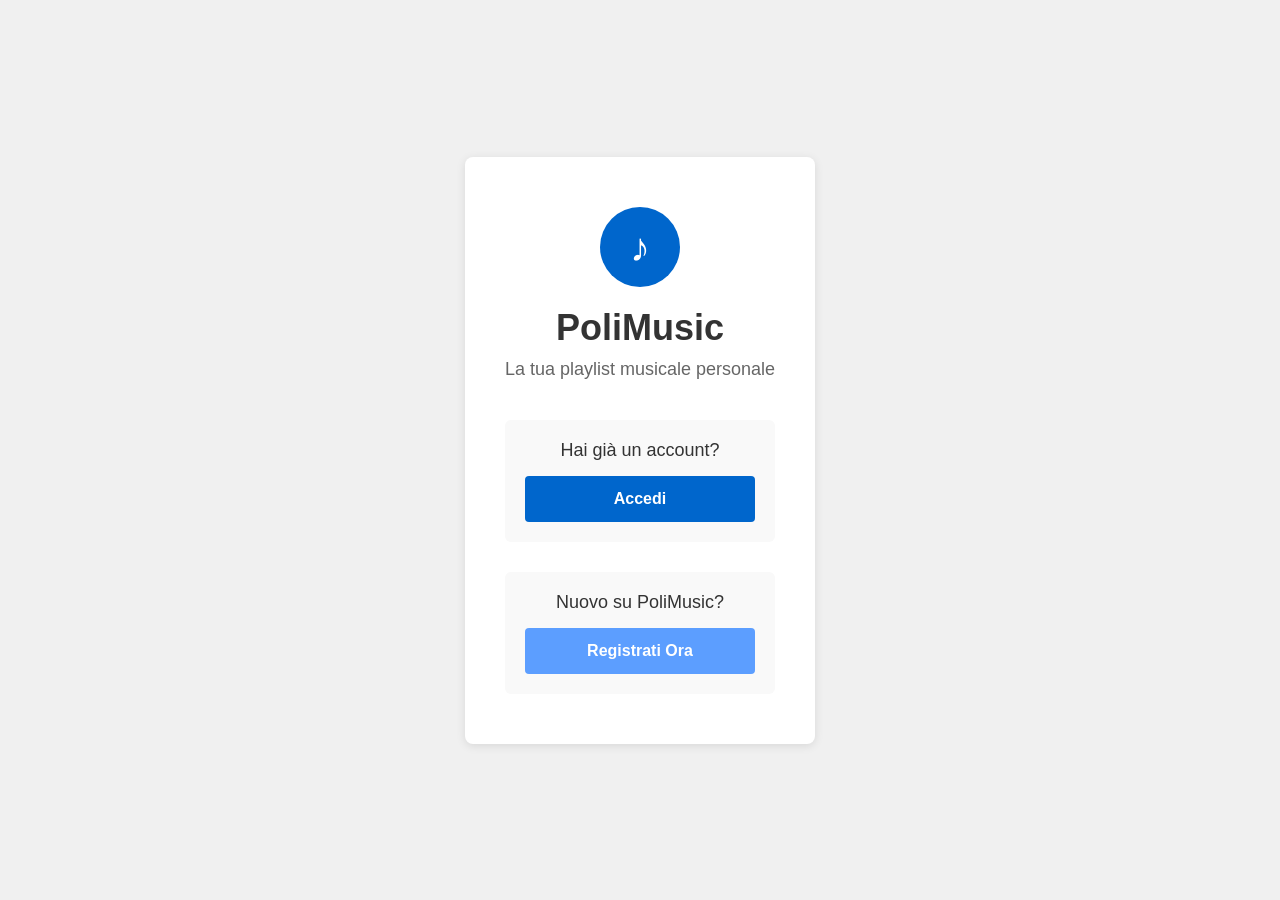
<file: out/artifacts/TIW_project_war_exploded/index.html>
<!DOCTYPE html>
<html lang="it">
<head>
    <meta charset="UTF-8">
    <meta name="viewport" content="width=device-width, initial-scale=1.0">
    <link rel="stylesheet" type="text/css" href="./css/style.css"/>
    <title>Playlist Musicale</title>
</head>
<body>
<div class="container">
    <div class="music-icon"></div>
    <h1>PoliMusic</h1>
    <p class="subtitle">La tua playlist musicale personale</p>

    <div class="button-group">
        <div class="action-section">
            <h2 class="section-title">Hai già un account?</h2>
            <a href="./login.html" class="btn">
                Accedi
            </a>
        </div>

        <div class="action-section">
            <h2 class="section-title">Nuovo su PoliMusic?</h2>
            <a href="./registrazione.html" class="btn btn-secondary">
                Registrati Ora
            </a>
        </div>
    </div>

</div>

<script src="utils.js" charset="UTF-8"></script>
</body>
</html>
</file>
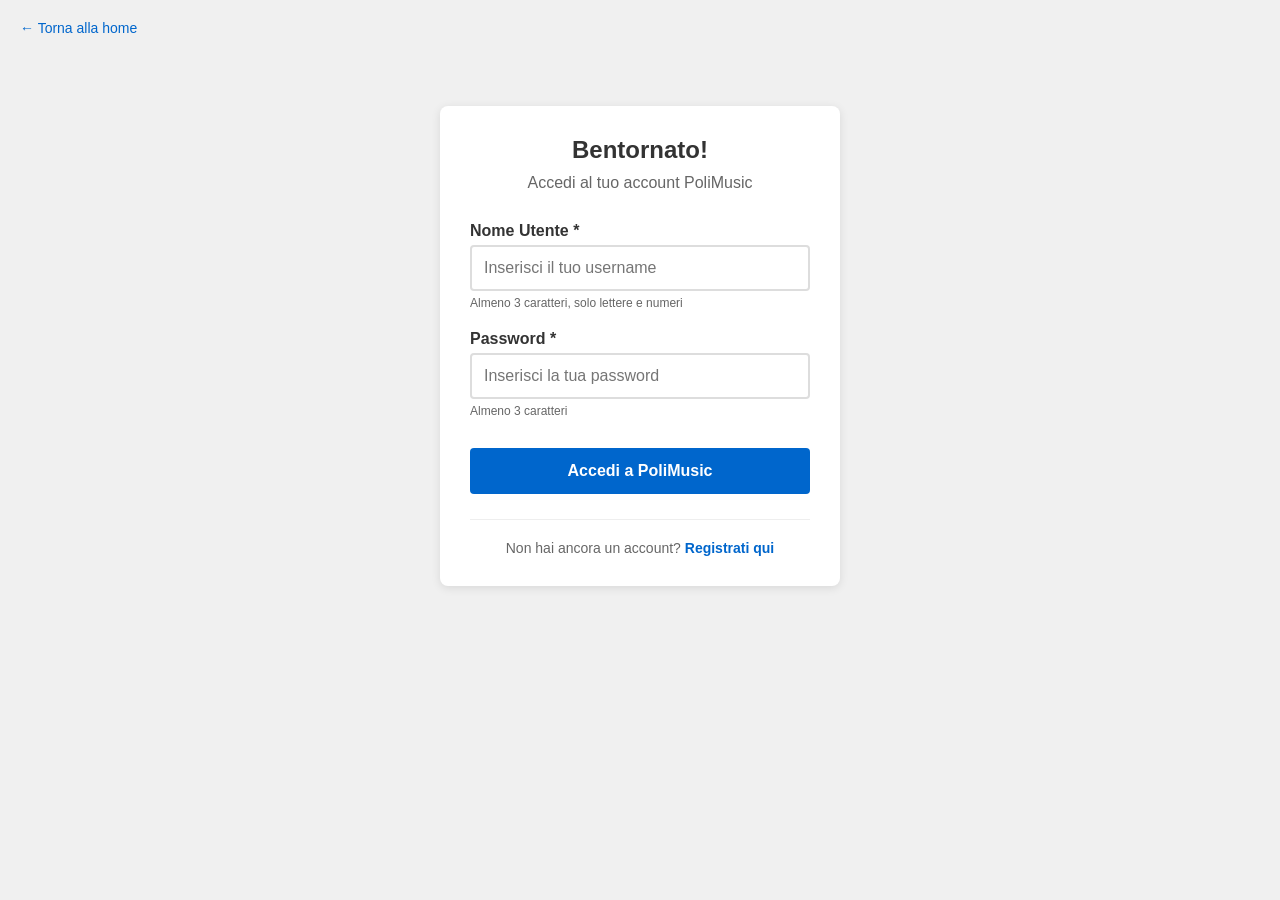
<file: out/artifacts/TIW_project_war_exploded/login.html>
<!DOCTYPE html>
<html lang="it">
<head>
    <meta charset="UTF-8">
    <meta name="viewport" content="width=device-width, initial-scale=1.0">
    <link rel="stylesheet" type="text/css" href="./css/style.css"/>
    <title>PoliMusic - Login</title>
</head>
<body>

<nav>
    <a href="./" class="back-home" title="Torna alla home">
        <span aria-hidden="true">←</span> Torna alla home
    </a>
</nav>

<main id="main-content" class="login-container">
    <header class="header">
        <h1>Bentornato!</h1>
        <p class="welcome-text">Accedi al tuo account PoliMusic</p>
    </header>

    <div id="errorMessage" class="error-message" role="alert" aria-live="polite" style="display: none;">
        <strong id="messageLabel">Errore:</strong> <span id="errorText"></span>
    </div>

    <form id="loginForm" method="POST" novalidate>
        <fieldset>
            <legend class="sr-only">Credenziali di accesso</legend>

            <div class="form-group">
                <label for="username">Nome Utente *</label>
                <input type="text"
                       id="username"
                       name="username"
                       required
                       autocomplete="username"
                       placeholder="Inserisci il tuo username"
                       pattern="[a-zA-Z0-9_]{3,20}"
                       title="L'username deve contenere almeno 3 caratteri"
                       aria-describedby="username-help">
                <small id="username-help" class="form-help">
                    Almeno 3 caratteri, solo lettere e numeri
                </small>
            </div>

            <div class="form-group">
                <label for="password">Password *</label>
                <input type="password"
                       id="password"
                       name="password"
                       required
                       autocomplete="current-password"
                       placeholder="Inserisci la tua password"
                       minlength="3"
                       title="La password deve contenere almeno 3 caratteri"
                       aria-describedby="password-help">
                <small id="password-help" class="form-help">
                    Almeno 3 caratteri
                </small>
            </div>

            <button type="submit" class="submit-btn" id="submitBtn">
                <span id="btnText">Accedi a PoliMusic</span>
                <span id="btnLoader" class="btn-loader" style="display: none;">Accesso in corso...</span>
            </button>
        </fieldset>
    </form>

    <footer class="signup-link">
        <p>Non hai ancora un account?
            <a href="./registrazione.html" class="signup-link">Registrati qui</a>
        </p>
    </footer>
</main>

<script src="utils.js" charset="UTF-8" defer></script>
<script src="login.js" charset="UTF-8" defer></script>

</body>
</html>
</file>
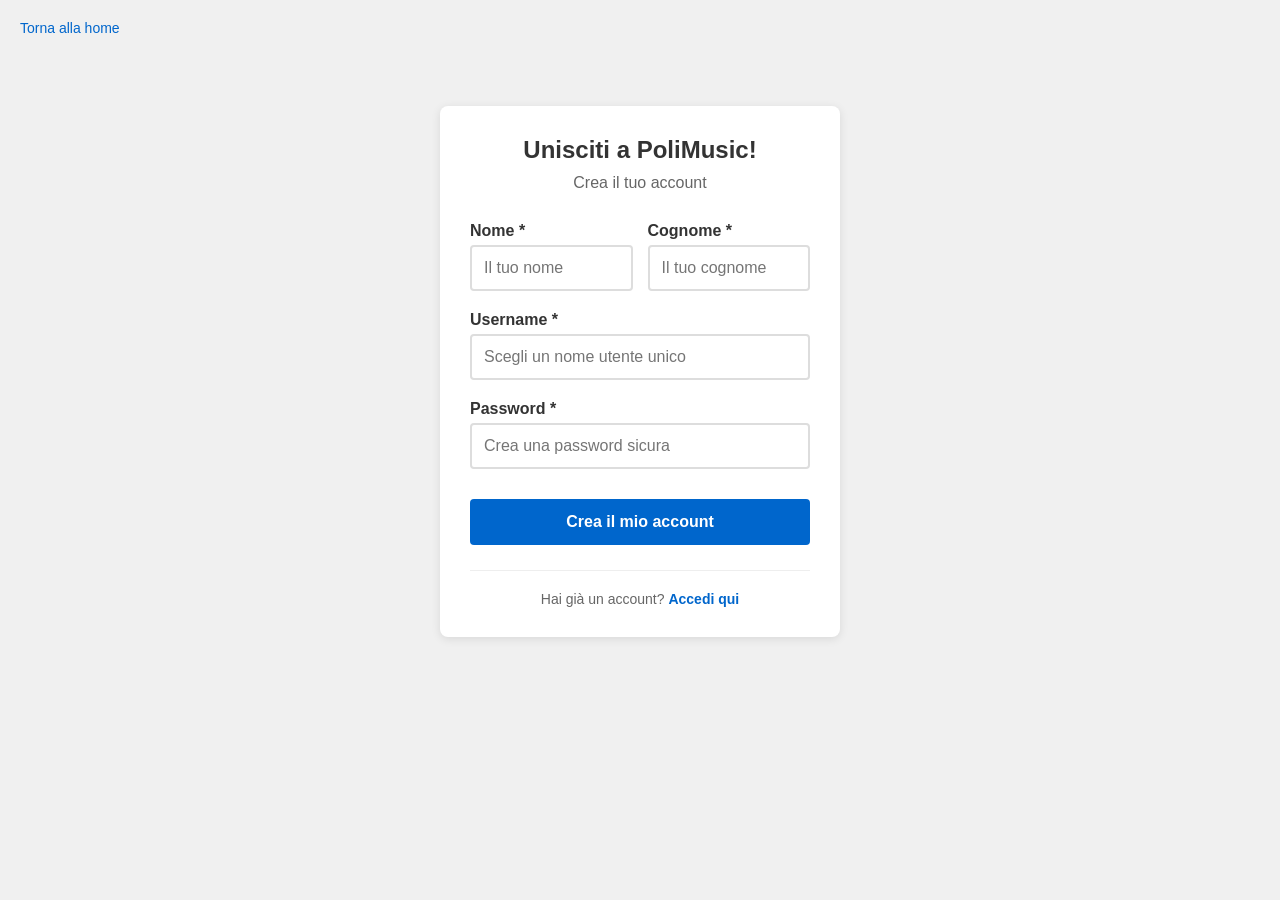
<file: out/artifacts/TIW_project_war_exploded/registrazione.html>
<!DOCTYPE html>
<html lang="it">
<head>
    <meta charset="UTF-8">
    <meta name="viewport" content="width=device-width, initial-scale=1.0">
    <link rel="stylesheet" type="text/css" href="./css/style.css"/>
    <title>PoliMusic - Registrazione</title>
</head>
<body>
<a href="./" class="back-home" title="Torna alla home">Torna alla home</a>

<div class="login-container">
    <div class="header">
        <h1>Unisciti a PoliMusic!</h1>
        <p class="welcome-text">Crea il tuo account</p>
    </div>

    <div id="errorMessage" class="error-message" style="display: none;">
        <span id="errorText"></span>
    </div>

    <form id="registrationForm" method="POST">
        <div class="form-grid">
            <div class="form-row">
                <div class="form-group">
                    <label for="nome">Nome *</label>
                    <input type="text"
                           id="nome"
                           name="nome"
                           required
                           placeholder="Il tuo nome"
                           pattern="^[a-zA-Z0-9_]{3,}$"
                           minlength="3"
                           title="Il nome deve contenere almeno 3 caratteri alfanumerici o underscore">
                    <div class="input-icon"></div>
                    <div class="field-error" id="erroreNome">Il nome deve contenere almeno 3 caratteri</div>
                </div>

                <div class="form-group">
                    <label for="cognome">Cognome *</label>
                    <input type="text"
                           id="cognome"
                           name="cognome"
                           required
                           placeholder="Il tuo cognome"
                           pattern="^[a-zA-Z0-9_]{3,}$"
                           minlength="3"
                           title="Il cognome deve contenere almeno 3 caratteri alfanumerici o underscore">
                    <div class="input-icon"></div>
                    <div class="field-error" id="erroreCognome">Il cognome deve contenere almeno 3 caratteri</div>
                </div>
            </div>

            <div class="form-group">
                <label for="username">Username *</label>
                <input type="text"
                       id="username"
                       name="username"
                       required
                       placeholder="Scegli un nome utente unico"
                       pattern="^[a-zA-Z0-9_]{3,}$"
                       minlength="3"
                       title="L'username deve contenere almeno 3 caratteri alfanumerici o underscore">
                <div class="input-icon"></div>
                <div class="field-error" id="erroreUsername">L'username deve essere lungo almeno 3 caratteri</div>
            </div>

            <div class="form-group">
                <label for="password">Password *</label>
                <input type="password"
                       id="password"
                       name="password"
                       required
                       placeholder="Crea una password sicura"
                       pattern="^[a-zA-Z0-9_]{3,}$"
                       minlength="3"
                       title="La password deve contenere almeno 3 caratteri alfanumerici o underscore">
                <div class="input-icon"></div>
                <div class="field-error" id="errorePassword">La password deve essere lunga almeno 3 caratteri</div>
            </div>
        </div>

        <button type="submit" class="submit-btn" id="submitBtn">
            <span id="btnText">Crea il mio account</span>
            <span id="btnLoader" class="btn-loader" style="display: none;">Creazione in corso...</span>
        </button>
    </form>

    <div class="signup-link">
        <p>Hai già un account? <a href="./login.html">Accedi qui</a></p>
    </div>
</div>

<script src="utils.js" charset="UTF-8"></script>
<script src="registrazione.js" charset="UTF-8"></script>

</body>
</html>
</file>
<file: out/artifacts/TIW_project_war_exploded/css/style.css>
/* ========================================
   POLIMUSIC - CSS UNIFICATO
   Fogli di stile per tutte le pagine
======================================== */

/* ========================================
   RESET BASE E VARIABILI
======================================== */
* {
    margin: 0;
    padding: 0;
    box-sizing: border-box;
}

:root {
    --primary-color: #0066cc;
    --primary-hover: #0052a3;
    --primary-active: #003d7a;
    --secondary-color: #5c9eff;
    --danger-color: #cc0000;
    --danger-hover: #990000;
    --success-bg: #e6ffe6;
    --success-border: #99ff99;
    --success-text: #006600;
    --error-bg: #ffe6e6;
    --error-border: #ff9999;
    --error-text: #cc0000;
    --info-bg: #e6f2ff;
    --info-border: #99ccff;
    --bg-light: #f0f0f0;
    --bg-white: #fff;
    --text-primary: #333;
    --text-secondary: #666;
    --text-muted: #999;
    --border-color: #ddd;
    --shadow-sm: 0 2px 5px rgba(0, 0, 0, 0.05);
    --shadow-md: 0 2px 10px rgba(0, 0, 0, 0.1);
    --shadow-lg: 0 2px 20px rgba(0, 0, 0, 0.3);
}

body {
    font-family: Arial, sans-serif;
    background-color: var(--bg-light);
    color: var(--text-primary);
    min-height: 100vh;
}

/* ========================================
   UTILITIES E ACCESSIBILITY
======================================== */
.sr-only {
    position: absolute;
    width: 1px;
    height: 1px;
    padding: 0;
    margin: -1px;
    overflow: hidden;
    clip: rect(0, 0, 0, 0);
    white-space: nowrap;
    border: 0;
}

.skip-link {
    position: absolute;
    top: -40px;
    left: 10px;
    background: #000;
    color: white;
    padding: 8px;
    text-decoration: none;
    border-radius: 4px;
    z-index: 1000;
}

.skip-link:focus {
    top: 10px;
}

.hidden {
    display: none !important;
}

.caricamento {
    text-align: center;
    color: var(--primary-color);
    padding: 20px;
    font-style: italic;
}

.empty-message {
    text-align: center;
    color: var(--text-secondary);
    padding: 30px;
    font-style: italic;
}

/* ========================================
   NAVIGATION - Link "Torna alla home"
======================================== */
.back-home {
    display: inline-block;
    margin: 20px;
    color: var(--primary-color);
    text-decoration: none;
    font-size: 14px;
}

.back-home:hover {
    text-decoration: underline;
}

/* ========================================
   LANDING PAGE (index.html)
======================================== */
body:has(.music-icon) {
    display: flex;
    align-items: center;
    justify-content: center;
}

.music-icon {
    width: 80px;
    height: 80px;
    margin: 0 auto 20px;
    background-color: var(--primary-color);
    border-radius: 50%;
    position: relative;
}

.music-icon::before {
    content: "♪";
    position: absolute;
    top: 50%;
    left: 50%;
    transform: translate(-50%, -50%);
    font-size: 40px;
    color: white;
}

.subtitle {
    color: var(--text-secondary);
    font-size: 18px;
    margin-bottom: 40px;
}

.button-group {
    display: flex;
    flex-direction: column;
    gap: 30px;
    margin-top: 30px;
}

.action-section {
    padding: 20px;
    border-radius: 6px;
    background-color: #f9f9f9;
}

.section-title {
    color: var(--text-primary);
    font-size: 18px;
    margin-bottom: 15px;
    font-weight: normal;
}

/* ========================================
   CONTAINERS
======================================== */
.container {
    max-width: 600px;
    margin: 50px auto;
    background: white;
    padding: 50px 40px;
    border-radius: 8px;
    box-shadow: var(--shadow-md);
    text-align: center;
}

/* Container per login/registrazione */
.login-container {
    max-width: 400px;
    margin: 50px auto;
    background: white;
    padding: 30px;
    border-radius: 8px;
    box-shadow: var(--shadow-md);
}

.login-container.wide {
    max-width: 500px;
}

/* Container principale home page */
#mainContainer {
    max-width: 1200px;
    margin: 0 auto;
    padding: 0 20px 40px;
}

/* ========================================
   HEADER PRINCIPALE (Home Page)
======================================== */
.main-header,
.titolo {
    background: white;
    box-shadow: var(--shadow-md);
    padding: 20px 0;
    margin-bottom: 30px;
}

.main-header .container,
.titolo .container {
    max-width: 1200px;
    margin: 0 auto;
    padding: 0 20px;
    display: flex;
    justify-content: space-between;
    align-items: center;
}

.main-header h1,
.titolo h1 {
    color: var(--primary-color);
    font-size: 24px;
}

.info-utente {
    display: flex;
    align-items: center;
    gap: 15px;
}

.info-utente span {
    color: var(--text-secondary);
    font-size: 14px;
}

.info-utente strong {
    color: var(--text-primary);
}

/* ========================================
   HEADERS E TITOLI
======================================== */
h1 {
    color: var(--text-primary);
    font-size: 36px;
    margin-bottom: 10px;
    font-weight: bold;
}

.header {
    text-align: center;
    margin-bottom: 30px;
}

.header h1 {
    color: var(--text-primary);
    font-size: 24px;
    margin-bottom: 10px;
}

.welcome-text {
    color: var(--text-secondary);
    font-size: 16px;
}

/* ========================================
   SEZIONI (Home Page)
======================================== */
.sezione {
    background: white;
    padding: 30px;
    margin-bottom: 30px;
    border-radius: 8px;
    box-shadow: var(--shadow-md);
}

.sezione h2 {
    color: var(--text-primary);
    font-size: 20px;
    margin-bottom: 20px;
    padding-bottom: 10px;
    border-bottom: 2px solid var(--primary-color);
}

.sezione h3 {
    color: var(--text-primary);
    font-size: 18px;
    margin: 20px 0 15px 0;
}

/* ========================================
   LAYOUT - DUE COLONNE
======================================== */
.dueColonne {
    display: grid;
    grid-template-columns: 1fr 1fr;
    gap: 30px;
    margin-top: 30px;
}

/* ========================================
   PLAYLIST GRID
======================================== */
.playlists-grid {
    display: grid;
    grid-template-columns: repeat(auto-fill, minmax(250px, 1fr));
    gap: 20px;
    margin-top: 20px;
}

.playlist-card {
    background: var(--primary-color);
    color: white;
    padding: 20px;
    border-radius: 8px;
    box-shadow: var(--shadow-md);
    transition: transform 0.2s;
}

.playlist-card:hover {
    transform: translateY(-3px);
    box-shadow: 0 4px 15px rgba(0, 0, 0, 0.2);
}

.playlist-card h3 {
    color: white;
    font-size: 18px;
    margin-bottom: 10px;
}

.playlist-date {
    color: rgba(255, 255, 255, 0.9);
    font-size: 14px;
    margin-bottom: 15px;
}

/* ========================================
   FORMS
======================================== */
form {
    width: 100%;
}

fieldset {
    border: none;
}

.form-card {
    background: #f9f9f9;
    padding: 20px;
    border-radius: 8px;
    margin-top: 15px;
}

.form-grid {
    width: 100%;
}

.form-row {
    display: grid;
    grid-template-columns: 1fr 1fr;
    gap: 15px;
    margin-bottom: 0;
}

.form-group {
    margin-bottom: 20px;
    position: relative;
}

.form-group label,
label {
    display: block;
    font-weight: bold;
    color: var(--text-primary);
    margin-bottom: 5px;
}

.form-group input[type="text"],
.form-group input[type="password"],
.form-group input[type="file"],
.form-group select,
input[type="text"],
input[type="password"] {
    width: 100%;
    padding: 12px;
    border: 2px solid var(--border-color);
    border-radius: 4px;
    font-size: 16px;
    background-color: var(--bg-white);
}

.form-group input[type="text"]:focus,
.form-group input[type="password"]:focus,
.form-group select:focus,
input[type="text"]:focus,
input[type="password"]:focus {
    outline: none;
    border-color: var(--primary-color);
    background-color: #f9f9f9;
}

.form-hint,
.form-help {
    display: block;
    font-size: 12px;
    color: var(--text-secondary);
    margin-top: 5px;
}

/* Errori di campo */
.field-error {
    display: none;
    color: var(--error-text);
    font-size: 12px;
    margin-top: 5px;
}

input.error {
    border-color: var(--error-border);
}

input.error + .input-icon + .field-error {
    display: block;
}

.input-icon {
    display: none;
}

/* ========================================
   SELEZIONE BRANI
======================================== */
.brani-selezione {
    max-height: 400px;
    overflow-y: auto;
    border: 2px solid var(--border-color);
    border-radius: 4px;
    padding: 15px;
    background: white;
}

.brani-selezione::-webkit-scrollbar {
    width: 8px;
}

.brani-selezione::-webkit-scrollbar-track {
    background: #f1f1f1;
}

.brani-selezione::-webkit-scrollbar-thumb {
    background: var(--primary-color);
    border-radius: 4px;
}

.selezionaTutto {
    background: var(--info-bg);
    padding: 12px;
    border-radius: 4px;
    margin-bottom: 15px;
    border: 2px solid var(--primary-color);
}

.selezionaTutto label {
    display: flex;
    align-items: center;
    cursor: pointer;
    margin: 0;
}

.selezionaTutto input[type="checkbox"] {
    margin-right: 10px;
    width: 18px;
    height: 18px;
    cursor: pointer;
}

.brano-item {
    padding: 12px;
    border-bottom: 1px solid #eee;
}

.brano-item:hover {
    background-color: #f9f9f9;
}

.brano-item:last-child {
    border-bottom: none;
}

.brano-item label {
    display: flex;
    align-items: flex-start;
    cursor: pointer;
    margin: 0;
}

.brano-item input[type="checkbox"] {
    margin-right: 12px;
    margin-top: 4px;
    width: 18px;
    height: 18px;
    cursor: pointer;
}

.brano-info {
    display: flex;
    flex-direction: column;
    gap: 5px;
}

.brano-info strong {
    color: var(--text-primary);
    font-size: 15px;
}

.brano-meta {
    color: var(--text-secondary);
    font-size: 13px;
}

/* ========================================
   BOTTONI
======================================== */
.btn {
    display: inline-block;
    width: 100%;
    max-width: 300px;
    padding: 14px 30px;
    background-color: var(--primary-color);
    color: white;
    text-decoration: none;
    border: none;
    border-radius: 4px;
    font-size: 16px;
    font-weight: bold;
    cursor: pointer;
    transition: background-color 0.3s ease;
}

.btn:hover {
    background-color: var(--primary-hover);
}

.btn:active {
    background-color: var(--primary-active);
}

.btn-secondary {
    background-color: var(--secondary-color);
}

.btn-secondary:hover {
    background-color: #4a8de8;
}

.btn-secondary:active {
    background-color: #3a7dd6;
}

.btn-primary {
    width: 100%;
    padding: 14px;
    background-color: var(--primary-color);
    color: white;
    border: none;
    border-radius: 4px;
    font-size: 16px;
    font-weight: bold;
    cursor: pointer;
}

.btn-primary:hover:not(:disabled) {
    background-color: var(--primary-hover);
}

.btn-primary:active:not(:disabled) {
    background-color: var(--primary-active);
}

.btn-primary:disabled {
    opacity: 0.5;
    cursor: not-allowed;
}

.submit-btn {
    width: 100%;
    padding: 14px;
    background-color: var(--primary-color);
    color: white;
    border: none;
    border-radius: 4px;
    font-size: 16px;
    font-weight: bold;
    cursor: pointer;
    margin-top: 10px;
}

.submit-btn:hover {
    background-color: var(--primary-hover);
}

.submit-btn:active {
    background-color: var(--primary-active);
}

.btn-logout {
    background: var(--danger-color);
    color: white;
    padding: 10px 20px;
    border: none;
    border-radius: 4px;
    font-size: 14px;
    font-weight: bold;
    cursor: pointer;
}

.btn-logout:hover {
    background: var(--danger-hover);
}

.btn-view {
    background: white;
    color: var(--primary-color);
    padding: 10px 20px;
    border: 2px solid white;
    border-radius: 4px;
    font-size: 14px;
    font-weight: bold;
    cursor: pointer;
    width: 100%;
}

.btn-view:hover {
    background: rgba(255, 255, 255, 0.9);
}

.btn-outline {
    background: transparent;
    color: var(--primary-color);
    padding: 10px 20px;
    border: 2px solid var(--primary-color);
    border-radius: 4px;
    font-size: 14px;
    font-weight: bold;
    cursor: pointer;
}

.btn-outline:hover {
    background: var(--primary-color);
    color: white;
}

.btn-pagination {
    background: var(--primary-color);
    color: white;
    padding: 12px 24px;
    border: none;
    border-radius: 4px;
    font-size: 16px;
    font-weight: bold;
    cursor: pointer;
}

.btn-pagination:hover {
    background: var(--primary-hover);
}

.btn-loader {
    display: inline-block;
}

/* ========================================
   MESSAGGI
======================================== */
#messageContainer,
#playlistMessageContainer,
#riordinoMessageContainer,
.error-message,
.success-message {
    padding: 15px 20px;
    border-radius: 4px;
    margin-bottom: 20px;
    font-weight: normal;
}

#messageContainer,
#playlistMessageContainer,
#riordinoMessageContainer {
    display: none;
}

.message {
    display: block;
}

.message-success,
.success-message {
    background-color: var(--success-bg);
    border: 1px solid var(--success-border);
    color: var(--success-text);
}

.message-error,
.error-message {
    background-color: var(--error-bg);
    border: 1px solid var(--error-border);
    color: var(--error-text);
}

.message-info {
    background-color: var(--info-bg);
    border: 1px solid var(--info-border);
    color: var(--primary-color);
}

/* ========================================
   FOOTER LINKS
======================================== */
.signup-link {
    text-align: center;
    margin-top: 25px;
    padding-top: 20px;
    border-top: 1px solid #eee;
}

.signup-link p {
    color: var(--text-secondary);
    font-size: 14px;
}

.signup-link a {
    color: var(--primary-color);
    text-decoration: none;
    font-weight: bold;
}

.signup-link a:hover {
    text-decoration: underline;
}

/* ========================================
   MODALI
======================================== */
.modal {
    position: fixed;
    top: 0;
    left: 0;
    width: 100%;
    height: 100%;
    z-index: 1000;
    display: flex;
    align-items: center;
    justify-content: center;
}

.modal-overlay {
    position: absolute;
    top: 0;
    left: 0;
    width: 100%;
    height: 100%;
    background: rgba(0, 0, 0, 0.7);
}

.modal-content-large {
    position: relative;
    background: white;
    border-radius: 8px;
    max-width: 95%;
    max-height: 90vh;
    width: 1000px;
    box-shadow: var(--shadow-lg);
    display: flex;
    flex-direction: column;
    overflow: hidden;
}

.modal-content-player,
.modal-content-riordino {
    position: relative;
    background: white;
    border-radius: 8px;
    max-width: 90%;
    max-height: 90vh;
    width: 700px;
    box-shadow: var(--shadow-lg);
    display: flex;
    flex-direction: column;
    overflow: hidden;
}

.modal-header {
    background: var(--primary-color);
    color: white;
    padding: 20px;
    display: flex;
    justify-content: space-between;
    align-items: center;
}

.modal-header h2,
.modal-header h3 {
    color: white;
    font-size: 20px;
    margin: 0;
    border: none;
    padding: 0;
}

.btn-close-modal {
    background: rgba(255, 255, 255, 0.2);
    color: white;
    border: none;
    width: 35px;
    height: 35px;
    border-radius: 50%;
    font-size: 24px;
    cursor: pointer;
    display: flex;
    align-items: center;
    justify-content: center;
    padding: 0;
}

.btn-close-modal:hover {
    background: rgba(255, 255, 255, 0.3);
}

.modal-body-scroll,
.modal-body {
    padding: 30px;
    overflow-y: auto;
    flex: 1;
}

.modal-body-scroll::-webkit-scrollbar,
.modal-body::-webkit-scrollbar {
    width: 8px;
}

.modal-body-scroll::-webkit-scrollbar-track,
.modal-body::-webkit-scrollbar-track {
    background: #f1f1f1;
}

.modal-body-scroll::-webkit-scrollbar-thumb,
.modal-body::-webkit-scrollbar-thumb {
    background: var(--primary-color);
    border-radius: 4px;
}

.modal-hint {
    color: var(--text-secondary);
    font-size: 14px;
    margin-bottom: 20px;
    padding: 15px;
    background: var(--info-bg);
    border-left: 4px solid var(--primary-color);
    border-radius: 4px;
}

.modal-footer {
    padding: 20px;
    border-top: 1px solid var(--border-color);
    display: flex;
    gap: 15px;
    justify-content: flex-end;
    background: #f9f9f9;
}

.modal-footer button {
    flex: 1;
    max-width: 200px;
}

/* ========================================
   PLAYER
======================================== */
.player-container-modal {
    max-width: 600px;
    margin: 0 auto;
}

.album-cover {
    text-align: center;
    margin-bottom: 30px;
}

.album-cover img {
    max-width: 100%;
    width: 300px;
    height: 300px;
    object-fit: cover;
    border-radius: 8px;
    box-shadow: 0 2px 15px rgba(0, 0, 0, 0.2);
}

.brano-info-player {
    background: #f9f9f9;
    padding: 20px;
    border-radius: 8px;
    margin-bottom: 30px;
}

.info-row {
    display: grid;
    grid-template-columns: 150px 1fr;
    gap: 15px;
    padding: 12px 0;
    border-bottom: 1px solid var(--border-color);
}

.info-row:last-child {
    border-bottom: none;
}

.info-label {
    font-weight: bold;
    color: var(--text-primary);
    font-size: 14px;
}

.info-value {
    color: var(--text-primary);
    font-size: 14px;
}

.audio-player {
    background: var(--primary-color);
    padding: 30px;
    border-radius: 8px;
    text-align: center;
}

.audio-player audio {
    width: 100%;
    max-width: 500px;
}

/* ========================================
   PLAYLIST ACTIONS E TABELLE
======================================== */
.playlist-actions-modal {
    margin-bottom: 30px;
    display: flex;
    gap: 15px;
}

.playlist-table-container {
    margin: 30px 0;
    overflow-x: auto;
}

.tabellaBrani {
    width: 100%;
    border-collapse: separate;
    border-spacing: 10px;
}

.tabellaBrani tbody tr {
    background: transparent;
}

.song-cell {
    padding: 0;
    border: none;
    vertical-align: top;
    width: 20%;
}

.song-cell.empty {
    background: transparent;
}

.song-card {
    background: #f9f9f9;
    border-radius: 8px;
    padding: 15px;
    cursor: pointer;
    box-shadow: var(--shadow-md);
    height: 100%;
    display: flex;
    flex-direction: column;
    transition: transform 0.2s;
}

.song-card:hover {
    transform: translateY(-3px);
    box-shadow: 0 4px 12px rgba(0, 0, 0, 0.15);
    background: var(--info-bg);
}

.song-image {
    width: 100%;
    aspect-ratio: 1;
    object-fit: cover;
    border-radius: 4px;
    margin-bottom: 12px;
    background: var(--border-color);
}

.song-title {
    color: var(--text-primary);
    font-weight: bold;
    font-size: 14px;
    text-align: center;
    line-height: 1.4;
    overflow: hidden;
    text-overflow: ellipsis;
    display: -webkit-box;
    -webkit-line-clamp: 2;
    -webkit-box-orient: vertical;
}

/* ========================================
   PAGINAZIONE
======================================== */
.pagination-controls {
    display: flex;
    justify-content: center;
    align-items: center;
    gap: 30px;
    margin: 30px 0;
    padding: 20px;
}

.pagination-info {
    color: var(--text-secondary);
    font-weight: normal;
    font-size: 14px;
}

/* ========================================
   RIORDINO (Drag & Drop)
======================================== */
.reorder-list {
    list-style: none;
    padding: 0;
    margin: 0;
    counter-reset: item-counter;
}

.reorder-list li {
    background: white;
    padding: 15px 20px;
    margin-bottom: 10px;
    border-radius: 4px;
    border: 2px solid var(--border-color);
    cursor: grab;
    display: flex;
    align-items: center;
    gap: 15px;
    box-shadow: var(--shadow-sm);
    position: relative;
    counter-increment: item-counter;
}

.reorder-list li::before {
    content: counter(item-counter);
    display: flex;
    align-items: center;
    justify-content: center;
    width: 30px;
    height: 30px;
    background: var(--primary-color);
    color: white;
    border-radius: 50%;
    font-weight: bold;
    font-size: 14px;
}

.reorder-list li:hover {
    background: #f9f9f9;
    border-color: var(--primary-color);
    box-shadow: var(--shadow-md);
}

.reorder-list li:active {
    cursor: grabbing;
}

.reorder-list li.dragging {
    opacity: 0.5;
    cursor: grabbing;
    border-color: var(--primary-color);
    background: var(--info-bg);
}

.reorder-list li.drag-over {
    border-color: var(--primary-color);
    border-style: dashed;
    background: var(--info-bg);
}

.brano-reorder-info {
    flex: 1;
    display: flex;
    flex-direction: column;
    gap: 5px;
}

.brano-reorder-title {
    color: var(--text-primary);
    font-weight: bold;
    font-size: 16px;
}

.brano-reorder-meta {
    color: var(--text-secondary);
    font-size: 13px;
}

.drag-handle {
    color: var(--text-muted);
    font-size: 24px;
    cursor: grab;
    user-select: none;
}

.drag-handle:active {
    cursor: grabbing;
}

/* ========================================
   RESPONSIVE - TABLET
======================================== */
@media (max-width: 1024px) {
    .dueColonne {
        grid-template-columns: 1fr;
    }

    .modal-content-large,
    .modal-content-player,
    .modal-content-riordino {
        width: 95%;
    }
}

/* ========================================
   RESPONSIVE - MOBILE
======================================== */
@media (max-width: 768px) {
    body {
        padding: 10px;
    }

    .container {
        margin: 30px 20px;
        padding: 40px 30px;
    }

    .main-header .container,
    .titolo .container {
        flex-direction: column;
        gap: 15px;
        text-align: center;
    }

    .playlists-grid {
        grid-template-columns: 1fr;
    }

    .sezione {
        padding: 20px;
    }

    .modal-body-scroll,
    .modal-body {
        padding: 20px;
    }

    .tabellaBrani {
        min-width: 600px;
    }

    h1 {
        font-size: 30px;
    }

    .subtitle {
        font-size: 16px;
    }
}

@media (max-width: 480px) {
    .container {
        margin: 20px;
        padding: 30px 20px;
    }

    .login-container {
        margin: 20px;
        padding: 20px;
        max-width: none;
    }

    h1 {
        font-size: 26px;
    }

    .header h1 {
        font-size: 20px;
    }

    .subtitle {
        font-size: 15px;
        margin-bottom: 30px;
    }

    .music-icon {
        width: 60px;
        height: 60px;
    }

    .music-icon::before {
        font-size: 30px;
    }

    .button-group {
        gap: 20px;
    }

    .action-section {
        padding: 15px;
    }

    .section-title {
        font-size: 16px;
    }

    .btn {
        padding: 12px 25px;
        font-size: 15px;
    }

    .back-home {
        margin: 10px;
    }

    /* Form a colonna singola su mobile */
    .form-row {
        grid-template-columns: 1fr;
        gap: 0;
    }
}
</file>
